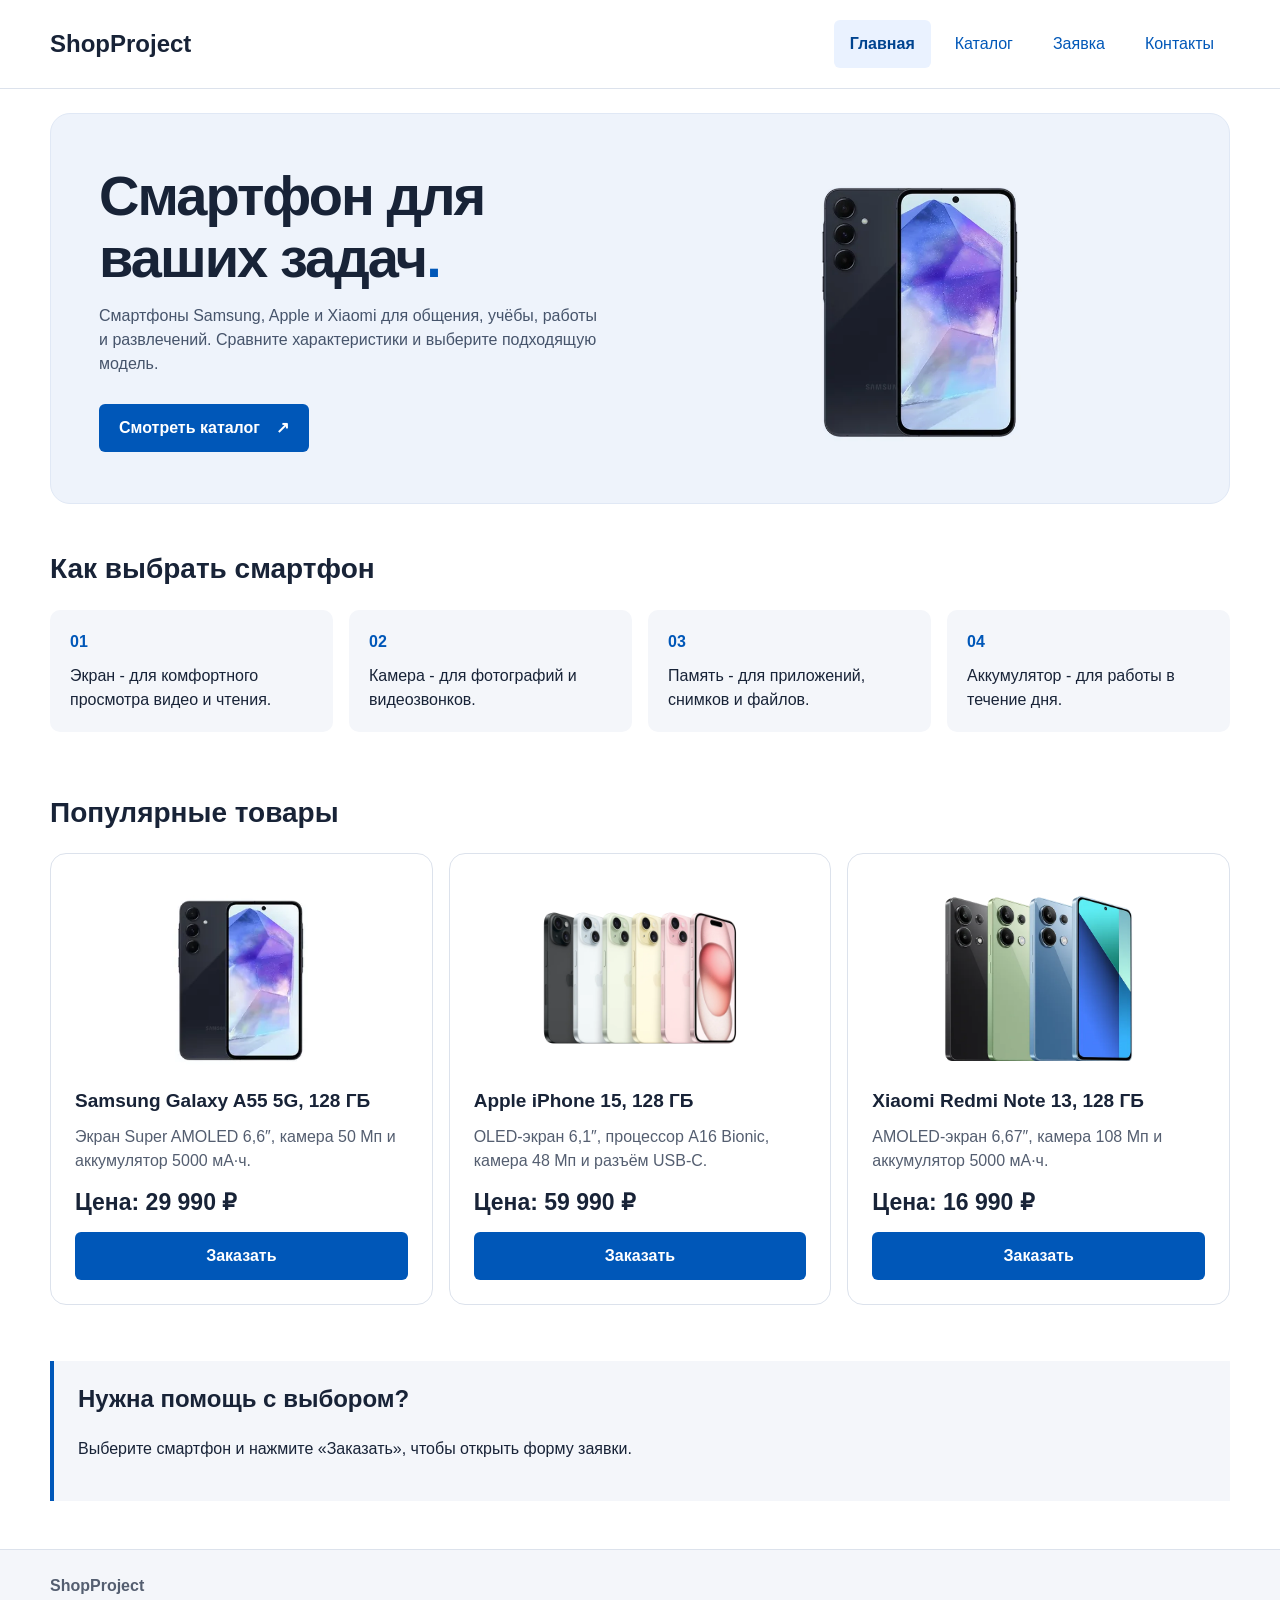
<file: index.html>
<!DOCTYPE html><html lang="ru"><head><meta charset="UTF-8"><meta name="viewport" content="width=device-width, initial-scale=1.0"><meta name="description" content="Смартфон для ваших задач. Учебный каталог смартфонов ShopProject."><title>Смартфон для ваших задач — ShopProject</title><link rel="stylesheet" href="css/style.css"><link rel="stylesheet" href="css/responsive.css"><script src="js/main.js" defer></script></head><body><a class="skip-link" href="#main-content">Перейти к содержимому</a><header><div class="site-header"><a class="site-logo" href="index.html">ShopProject</a><nav class="site-nav" id="site-nav" aria-label="Основная навигация"><ul class="site-nav__list"><li><a href="index.html" aria-current="page">Главная</a></li><li><a href="catalog.html" >Каталог</a></li><li><a href="order.html" >Заявка</a></li><li><a href="contacts.html" >Контакты</a></li></ul></nav></div></header><main id="main-content" class="main" tabindex="-1">
    <section class="hero"><div class="hero__content">
      <h1 class="hero__title">Смартфон для<br>ваших задач<span class="accent">.</span></h1>
      <p>
        Смартфоны Samsung, Apple и Xiaomi для общения, учёбы, работы и развлечений.
        Сравните характеристики и выберите подходящую модель.
      </p>
      <a class="button" href="catalog.html">Смотреть каталог <span aria-hidden="true">↗</span></a></div><picture class="hero-picture"><source media="(min-width: 768px)" srcset="images/galaxy-a55-960.webp"><img class="hero__image" src="images/galaxy-a55-480.webp" alt="Samsung Galaxy A55: экран и задняя панель" width="960" height="541" fetchpriority="high"></picture>
    </section>

    <section class="section" id="advantages">
      <h2>Как выбрать смартфон</h2>

      <ul class="advantages-list">
        <li>Экран - для комфортного просмотра видео и чтения.</li>
        <li>Камера - для фотографий и видеозвонков.</li>
        <li>Память - для приложений, снимков и файлов.</li>
        <li>Аккумулятор - для работы в течение дня.</li>
      </ul>
    </section>

    <section class="section" id="popular">
      <h2>Популярные товары</h2>

      <div class="products-grid">
        <article class="product-card" id="galaxy-a55">
          <img class="product-card__image" src="images/galaxy-a55-960.webp" srcset="images/galaxy-a55-480.webp 480w, images/galaxy-a55-960.webp 960w" sizes="(min-width: 1024px) 30vw, (min-width: 768px) 45vw, 90vw" alt="Samsung Galaxy A55 5G: вид спереди и сзади" width="1000" height="564" loading="lazy">
          <h3>Samsung Galaxy A55 5G, 128 ГБ</h3>
          <p>Экран Super AMOLED 6,6″, камера 50 Мп и аккумулятор 5000 мА·ч.</p>
          <p class="product-card__price">Цена: 29 990 ₽</p>
          <button class="button product-card__button" type="button" data-product="Samsung Galaxy A55 5G, 128 ГБ">
            Заказать
          </button>
        </article>

        <article class="product-card" id="iphone-15">
          <img class="product-card__image" src="images/iphone-15-960.webp" alt="Apple iPhone 15 в разных цветах" width="1000" height="1000" loading="lazy">
          <h3>Apple iPhone 15, 128 ГБ</h3>
          <p>OLED-экран 6,1″, процессор A16 Bionic, камера 48 Мп и разъём USB-C.</p>
          <p class="product-card__price">Цена: 59 990 ₽</p>
          <button class="button product-card__button" type="button" data-product="Apple iPhone 15, 128 ГБ">
            Заказать
          </button>
        </article>

        <article class="product-card" id="redmi-note-13">
          <img class="product-card__image" src="images/redmi-note-13-960.webp" alt="Xiaomi Redmi Note 13 в разных цветах" width="1200" height="600" loading="lazy">
          <h3>Xiaomi Redmi Note 13, 128 ГБ</h3>
          <p>AMOLED-экран 6,67″, камера 108 Мп и аккумулятор 5000 мА·ч.</p>
          <p class="product-card__price">Цена: 16 990 ₽</p>
          <button class="button product-card__button" type="button" data-product="Xiaomi Redmi Note 13, 128 ГБ">
            Заказать
          </button>
        </article>
      </div>
    </section>


    <aside class="aside-info">
      <h2>Нужна помощь с выбором?</h2>
      <p>
        Выберите смартфон и нажмите «Заказать», чтобы открыть форму заявки.
      </p>
    </aside>


  </main><footer id="contacts"><div class="footer-inner"><p><strong>ShopProject</strong></p></div></footer><dialog class="order-dialog" id="order-dialog" aria-labelledby="order-dialog-title"><h2 id="order-dialog-title" tabindex="-1">Оформление заявки</h2><p id="order-product-name"></p><form class="order-form" id="order-form" action="#" method="post" novalidate data-order-form>
      <input id="selected-product" name="selected-product" type="hidden">

      <div class="form-field">
        <label for="order-name">Имя</label>
        <input
          id="order-name"
          name="name"
          type="text"
          placeholder="Введите ваше имя"
          minlength="2"
          autocomplete="given-name"
          required
        >
      </div>

      <div class="form-field">
        <label for="order-email">E-mail</label>
        <input
          id="order-email"
          name="email"
          type="email"
          placeholder="example@mail.ru"
          autocomplete="email"
          required
        >
      </div>

      <div class="form-field">
        <label for="order-phone">Телефон</label>
        <input
          id="order-phone"
          name="phone"
          type="tel"
          inputmode="tel"
          placeholder="+7 (900) 000-00-00"
          pattern="[+0-9\(\) \-]{10,22}" autocomplete="tel" aria-describedby="phone-hint"
          required
        >
        <small id="phone-hint">Например: +7 (900) 000-00-00 или +79000000000</small>
      </div>

      <div class="form-field">
        <label for="order-date">Дата связи</label>
        <input
          id="order-date"
          name="date"
          type="date"
        >
      </div>

      <div class="form-field">
        <label for="order-topic">Тема заявки</label>
        <select id="order-topic" name="topic" required>
          <option value="">Выберите тему</option>
          <option value="product">Заказ товара</option>
          <option value="consultation">Консультация</option>
          <option value="delivery">Доставка</option>
        </select>
      </div>

      <div class="form-field form-field--wide">
        <label for="order-comment">Комментарий</label>
        <textarea
          id="order-comment"
          name="comment"
          rows="4"
          placeholder="Укажите дополнительную информацию"
        ></textarea>
      </div>

      <div class="form-field form-field--checkbox">
        <label>
          <input
            id="order-agreement"
            name="agreement"
            type="checkbox"
            required
          >
          Я согласен на обработку данных в этой учебной форме
        </label>
      </div>

      <p class="form-note">Обязательные поля: имя, e-mail, телефон, тема и согласие.</p><p class="form-status" role="status"></p><div class="form-actions">
        <button type="button" class="button button--secondary" id="close-order-dialog">Закрыть</button>
        <button class="button" type="submit">Отправить заявку</button>
      </div>
    </form></dialog><p class="success-message" id="success-message" role="status"></p></body></html>
</file>
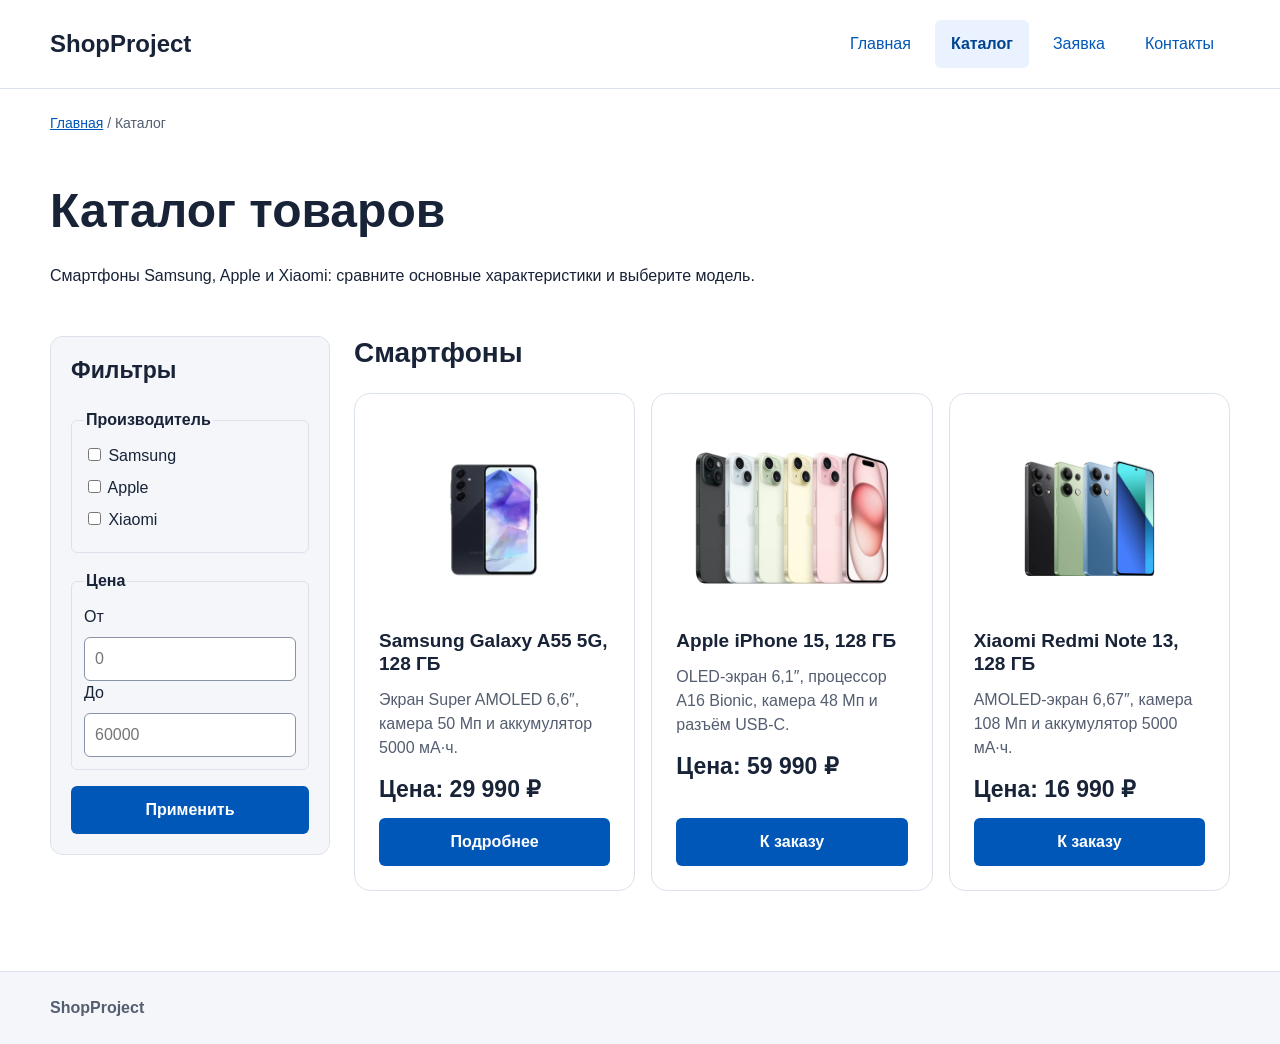
<file: catalog.html>
<!DOCTYPE html><html lang="ru"><head><meta charset="UTF-8"><meta name="viewport" content="width=device-width, initial-scale=1.0"><meta name="description" content="Каталог смартфонов. Учебный каталог смартфонов ShopProject."><title>Каталог смартфонов — ShopProject</title><link rel="stylesheet" href="css/style.css"><link rel="stylesheet" href="css/responsive.css"><script src="js/main.js" defer></script></head><body><a class="skip-link" href="#main-content">Перейти к содержимому</a><header><div class="site-header"><a class="site-logo" href="index.html">ShopProject</a><nav class="site-nav" id="site-nav" aria-label="Основная навигация"><ul class="site-nav__list"><li><a href="index.html" >Главная</a></li><li><a href="catalog.html" aria-current="page">Каталог</a></li><li><a href="order.html" >Заявка</a></li><li><a href="contacts.html" >Контакты</a></li></ul></nav></div></header><main id="main-content" class="main" tabindex="-1">
    <nav class="breadcrumbs" aria-label="Хлебные крошки">
      <a href="index.html">Главная</a>
      <span>Каталог</span>
    </nav>

    <section class="section">
      <h1>Каталог товаров</h1>
      <p>
        Смартфоны Samsung, Apple и Xiaomi: сравните основные характеристики и выберите модель.
      </p>
    </section>

    <div class="catalog-layout">
      <aside class="catalog-filters">
        <h2>Фильтры</h2>

        <form class="filters-form" action="#" method="get">
          <fieldset><legend>Производитель</legend><label><input type="checkbox" name="brand" value="Samsung"> Samsung</label><label><input type="checkbox" name="brand" value="Apple"> Apple</label><label><input type="checkbox" name="brand" value="Xiaomi"> Xiaomi</label></fieldset>

          <fieldset>
            <legend>Цена</legend>

            <label for="price-from">От</label>
            <input id="price-from" name="price-from" type="number" min="0" placeholder="0">

            <label for="price-to">До</label>
            <input id="price-to" name="price-to" type="number" min="0" placeholder="60000">
          </fieldset>

          <button class="button" type="submit">Применить</button>
        </form>
      </aside>

      <section class="catalog-products">
        <h2>Смартфоны</h2>

        <div class="products-grid">
          <article class="product-card">
            <img class="product-card__image" src="images/galaxy-a55-960.webp" srcset="images/galaxy-a55-480.webp 480w, images/galaxy-a55-960.webp 960w" sizes="(min-width: 1024px) 30vw, (min-width: 768px) 45vw, 90vw" alt="Samsung Galaxy A55 5G: вид спереди и сзади" width="1000" height="564" loading="lazy">
            <h3>Samsung Galaxy A55 5G, 128 ГБ</h3>
            <p>Экран Super AMOLED 6,6″, камера 50 Мп и аккумулятор 5000 мА·ч.</p>
            <p class="product-card__price">Цена: 29 990 ₽</p>
            <a class="button" href="product.html">Подробнее</a>
          </article>

          <article class="product-card">
            <img class="product-card__image" src="images/iphone-15-960.webp" alt="Apple iPhone 15 в разных цветах" width="1000" height="1000" loading="lazy">
            <h3>Apple iPhone 15, 128 ГБ</h3>
            <p>OLED-экран 6,1″, процессор A16 Bionic, камера 48 Мп и разъём USB-C.</p>
            <p class="product-card__price">Цена: 59 990 ₽</p>
            <a class="button" href="index.html#iphone-15">К заказу</a>
          </article>

          <article class="product-card">
            <img class="product-card__image" src="images/redmi-note-13-960.webp" alt="Xiaomi Redmi Note 13 в разных цветах" width="1200" height="600" loading="lazy">
            <h3>Xiaomi Redmi Note 13, 128 ГБ</h3>
            <p>AMOLED-экран 6,67″, камера 108 Мп и аккумулятор 5000 мА·ч.</p>
            <p class="product-card__price">Цена: 16 990 ₽</p>
            <a class="button" href="index.html#redmi-note-13">К заказу</a>
          </article>
        </div>
      </section>
    </div></main><footer id="contacts"><div class="footer-inner"><p><strong>ShopProject</strong></p></div></footer></body></html>
</file>
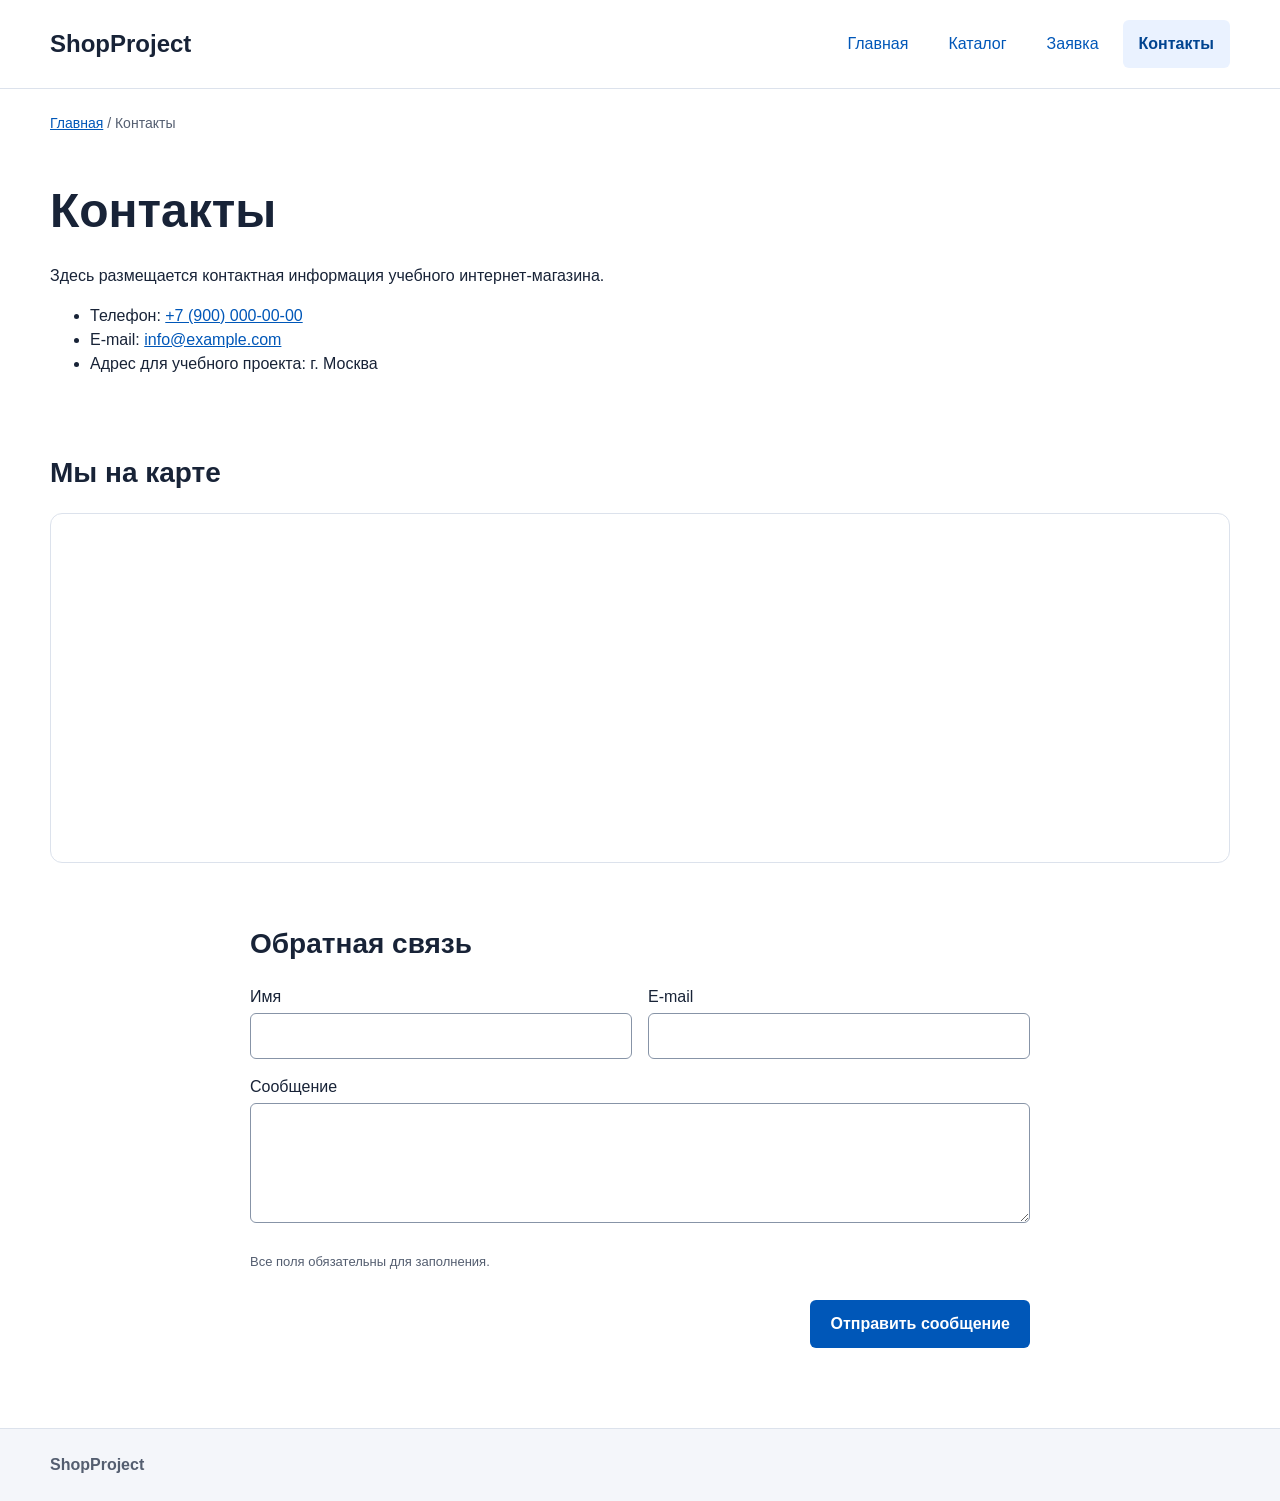
<file: contacts.html>
<!DOCTYPE html><html lang="ru"><head><meta charset="UTF-8"><meta name="viewport" content="width=device-width, initial-scale=1.0"><meta name="description" content="Контакты. Учебный каталог смартфонов ShopProject."><title>Контакты — ShopProject</title><link rel="stylesheet" href="css/style.css"><link rel="stylesheet" href="css/responsive.css"><script src="js/main.js" defer></script></head><body><a class="skip-link" href="#main-content">Перейти к содержимому</a><header><div class="site-header"><a class="site-logo" href="index.html">ShopProject</a><nav class="site-nav" id="site-nav" aria-label="Основная навигация"><ul class="site-nav__list"><li><a href="index.html" >Главная</a></li><li><a href="catalog.html" >Каталог</a></li><li><a href="order.html" >Заявка</a></li><li><a href="contacts.html" aria-current="page">Контакты</a></li></ul></nav></div></header><main id="main-content" class="main" tabindex="-1">
    <nav class="breadcrumbs" aria-label="Хлебные крошки">
      <a href="index.html">Главная</a>
      <span>Контакты</span>
    </nav>

    <section class="section">
      <h1>Контакты</h1>
      <p>
        Здесь размещается контактная информация учебного интернет-магазина.
      </p>

      <ul>
        <li>Телефон: <a href="tel:+79000000000">+7 (900) 000-00-00</a></li>
        <li>E-mail: <a href="mailto:info@example.com">info@example.com</a></li>
        <li>Адрес для учебного проекта: г. Москва</li>
      </ul>
    </section>

    <section class="section">
      <h2>Мы на карте</h2>
      <iframe
        class="contacts-map"
        title="Карта Москвы"
        src="https://www.openstreetmap.org/export/embed.html?bbox=37.6180%2C55.7470%2C37.6370%2C55.7570&amp;layer=mapnik&amp;marker=55.7520%2C37.6275"
        width="1100"
        height="400"
        loading="lazy"
      ></iframe> 
    </section>

    <section class="section order-section" id="feedback"><h2>Обратная связь</h2><form class="order-form" data-order-form action="#" method="post" novalidate><div class="form-field"><label for="feedback-name">Имя</label><input id="feedback-name" name="name" type="text" minlength="2" autocomplete="given-name" required></div><div class="form-field"><label for="feedback-email">E-mail</label><input id="feedback-email" name="email" type="email" autocomplete="email" required></div><div class="form-field"><label for="feedback-message">Сообщение</label><textarea id="feedback-message" name="message" rows="4" required></textarea></div><p class="form-note">Все поля обязательны для заполнения.</p><p class="form-status" role="status"></p><div class="form-actions"><button class="button" type="submit">Отправить сообщение</button></div></form></section>
  </main><footer id="contacts"><div class="footer-inner"><p><strong>ShopProject</strong></p></div></footer></body></html>
</file>
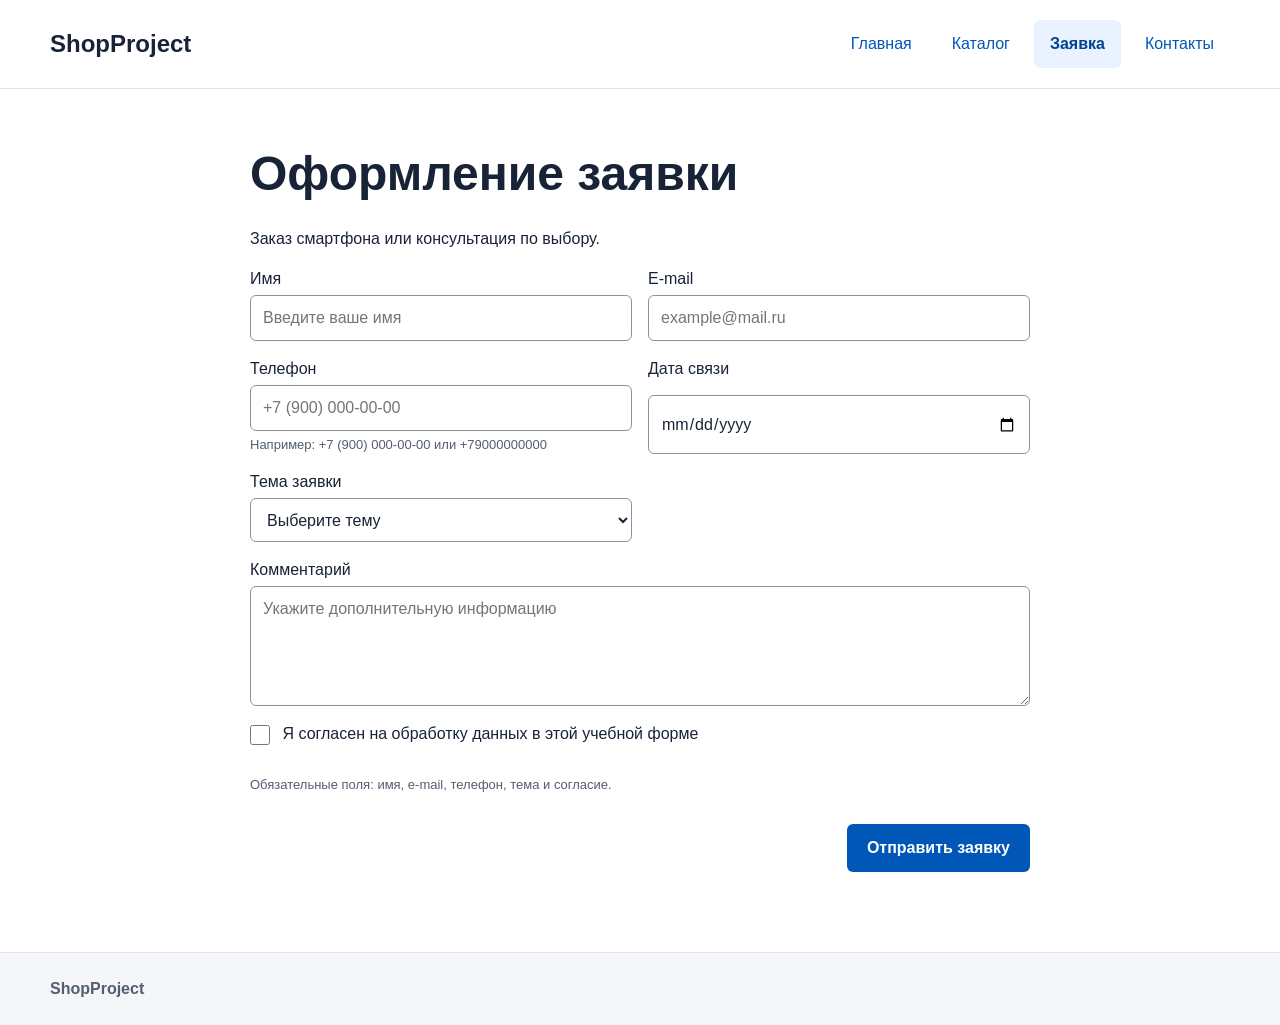
<file: order.html>
<!DOCTYPE html><html lang="ru"><head><meta charset="UTF-8"><meta name="viewport" content="width=device-width, initial-scale=1.0"><meta name="description" content="Оформление заявки. Учебный каталог смартфонов ShopProject."><title>Оформление заявки — ShopProject</title><link rel="stylesheet" href="css/style.css"><link rel="stylesheet" href="css/responsive.css"><script src="js/main.js" defer></script></head><body><a class="skip-link" href="#main-content">Перейти к содержимому</a><header><div class="site-header"><a class="site-logo" href="index.html">ShopProject</a><nav class="site-nav" id="site-nav" aria-label="Основная навигация"><ul class="site-nav__list"><li><a href="index.html" >Главная</a></li><li><a href="catalog.html" >Каталог</a></li><li><a href="order.html" aria-current="page">Заявка</a></li><li><a href="contacts.html" >Контакты</a></li></ul></nav></div></header><main id="main-content" class="main" tabindex="-1"><section class="section order-section"><h1>Оформление заявки</h1><p id="order-product-name">Заказ смартфона или консультация по выбору.</p><form class="order-form" id="order-form" action="#" method="post" novalidate data-order-form>
      <input id="selected-product" name="selected-product" type="hidden">

      <div class="form-field">
        <label for="order-name">Имя</label>
        <input
          id="order-name"
          name="name"
          type="text"
          placeholder="Введите ваше имя"
          minlength="2"
          autocomplete="given-name"
          required
        >
      </div>

      <div class="form-field">
        <label for="order-email">E-mail</label>
        <input
          id="order-email"
          name="email"
          type="email"
          placeholder="example@mail.ru"
          autocomplete="email"
          required
        >
      </div>

      <div class="form-field">
        <label for="order-phone">Телефон</label>
        <input
          id="order-phone"
          name="phone"
          type="tel"
          inputmode="tel"
          placeholder="+7 (900) 000-00-00"
          pattern="[+0-9\(\) \-]{10,22}" autocomplete="tel" aria-describedby="phone-hint"
          required
        >
        <small id="phone-hint">Например: +7 (900) 000-00-00 или +79000000000</small>
      </div>

      <div class="form-field">
        <label for="order-date">Дата связи</label>
        <input
          id="order-date"
          name="date"
          type="date"
        >
      </div>

      <div class="form-field">
        <label for="order-topic">Тема заявки</label>
        <select id="order-topic" name="topic" required>
          <option value="">Выберите тему</option>
          <option value="product">Заказ товара</option>
          <option value="consultation">Консультация</option>
          <option value="delivery">Доставка</option>
        </select>
      </div>

      <div class="form-field form-field--wide">
        <label for="order-comment">Комментарий</label>
        <textarea
          id="order-comment"
          name="comment"
          rows="4"
          placeholder="Укажите дополнительную информацию"
        ></textarea>
      </div>

      <div class="form-field form-field--checkbox">
        <label>
          <input
            id="order-agreement"
            name="agreement"
            type="checkbox"
            required
          >
          Я согласен на обработку данных в этой учебной форме
        </label>
      </div>

      <p class="form-note">Обязательные поля: имя, e-mail, телефон, тема и согласие.</p><p class="form-status" role="status"></p><div class="form-actions">
        
        <button class="button" type="submit">Отправить заявку</button>
      </div>
    </form></section></main><footer id="contacts"><div class="footer-inner"><p><strong>ShopProject</strong></p></div></footer></body></html>
</file>
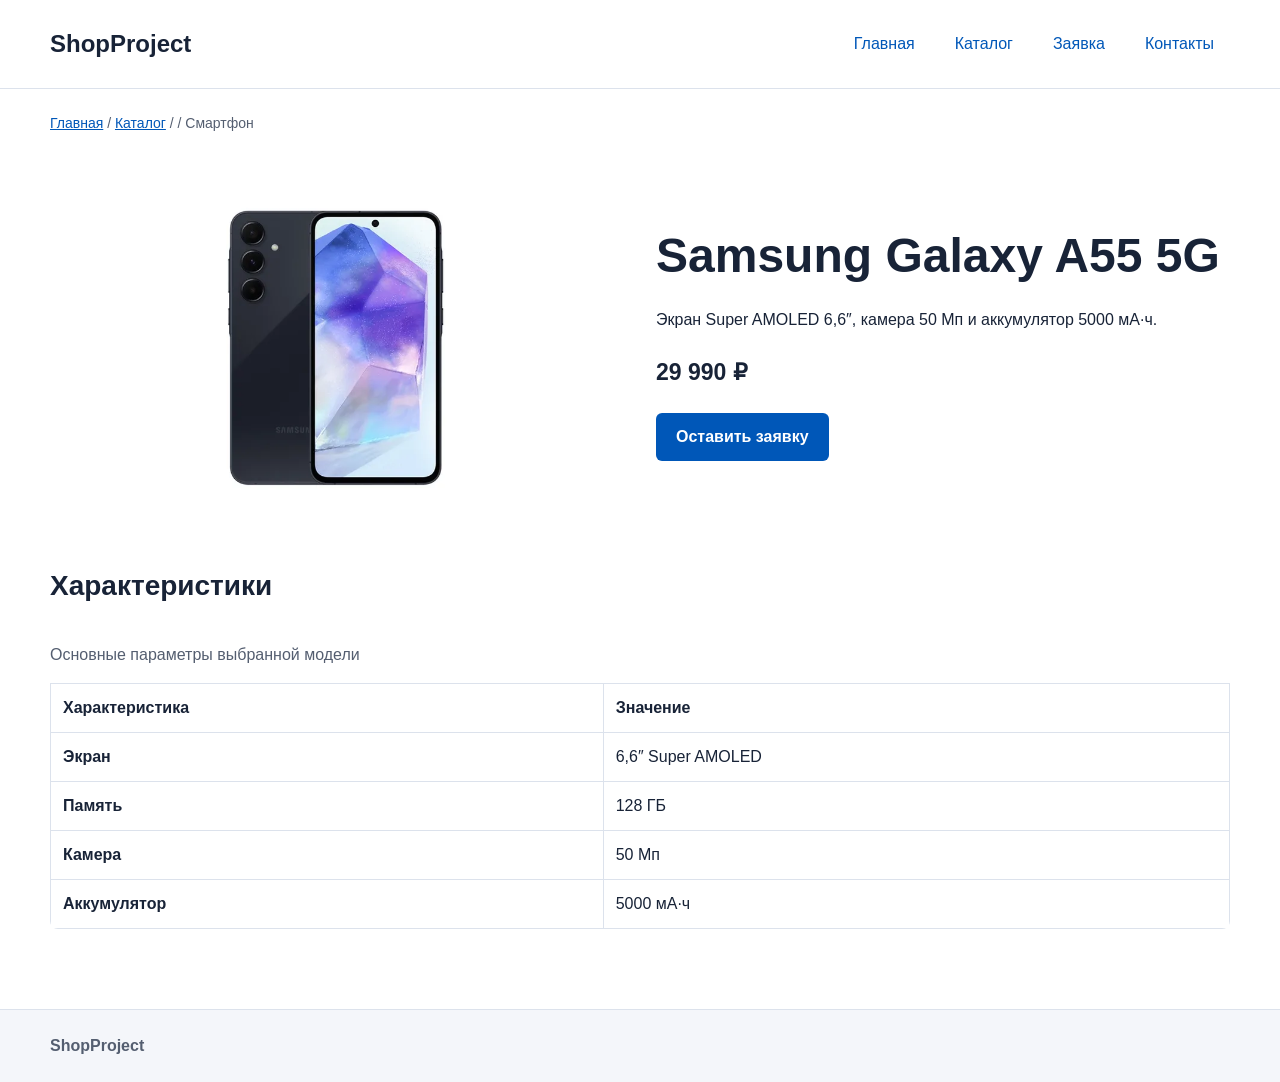
<file: product.html>
<!DOCTYPE html><html lang="ru"><head><meta charset="UTF-8"><meta name="viewport" content="width=device-width, initial-scale=1.0"><meta name="description" content="Характеристики смартфона. Учебный каталог смартфонов ShopProject."><title>Характеристики смартфона — ShopProject</title><link rel="stylesheet" href="css/style.css"><link rel="stylesheet" href="css/responsive.css"><script src="js/main.js" defer></script></head><body><a class="skip-link" href="#main-content">Перейти к содержимому</a><header><div class="site-header"><a class="site-logo" href="index.html">ShopProject</a><nav class="site-nav" id="site-nav" aria-label="Основная навигация"><ul class="site-nav__list"><li><a href="index.html" >Главная</a></li><li><a href="catalog.html" >Каталог</a></li><li><a href="order.html" >Заявка</a></li><li><a href="contacts.html" >Контакты</a></li></ul></nav></div></header><main id="main-content" class="main" tabindex="-1"><nav class="breadcrumbs" aria-label="Хлебные крошки"><a href="index.html">Главная</a> / <a href="catalog.html">Каталог</a> / <span>Смартфон</span></nav><section class="section product-detail"><div><picture><source type="image/webp" srcset="images/galaxy-a55-480.webp 480w, images/galaxy-a55-960.webp 960w" sizes="(min-width: 768px) 50vw, 100vw"><img id="detail-image" src="images/galaxy-a55-960.webp" alt="Samsung Galaxy A55: вид спереди и сзади" width="1000" height="564"></picture></div><div><h1 id="detail-title">Samsung Galaxy A55 5G</h1><p id="detail-description">Экран Super AMOLED 6,6″, камера 50 Мп и аккумулятор 5000 мА·ч.</p><p class="product-card__price" id="detail-price">29 990 ₽</p><button class="button product-card__button" data-product="Samsung Galaxy A55 5G, 128 ГБ" type="button">Оставить заявку</button></div></section><section class="section"><h2>Характеристики</h2><div class="table-wrapper" tabindex="0" role="region" aria-label="Характеристики смартфона"><table class="product-table"><caption>Основные параметры выбранной модели</caption><thead><tr><th scope="col">Характеристика</th><th scope="col">Значение</th></tr></thead><tbody id="specs"><tr><th scope="row">Экран</th><td>6,6″ Super AMOLED</td></tr><tr><th scope="row">Память</th><td>128 ГБ</td></tr><tr><th scope="row">Камера</th><td>50 Мп</td></tr><tr><th scope="row">Аккумулятор</th><td>5000 мА·ч</td></tr></tbody></table></div></section></main><footer id="contacts"><div class="footer-inner"><p><strong>ShopProject</strong></p></div></footer><dialog class="order-dialog" id="order-dialog" aria-labelledby="order-dialog-title"><h2 id="order-dialog-title" tabindex="-1">Оформление заявки</h2><p id="order-product-name"></p><form class="order-form" id="order-form" action="#" method="post" novalidate data-order-form>
      <input id="selected-product" name="selected-product" type="hidden">

      <div class="form-field">
        <label for="order-name">Имя</label>
        <input
          id="order-name"
          name="name"
          type="text"
          placeholder="Введите ваше имя"
          minlength="2"
          autocomplete="given-name"
          required
        >
      </div>

      <div class="form-field">
        <label for="order-email">E-mail</label>
        <input
          id="order-email"
          name="email"
          type="email"
          placeholder="example@mail.ru"
          autocomplete="email"
          required
        >
      </div>

      <div class="form-field">
        <label for="order-phone">Телефон</label>
        <input
          id="order-phone"
          name="phone"
          type="tel"
          inputmode="tel"
          placeholder="+7 (900) 000-00-00"
          pattern="[+0-9\(\) \-]{10,22}" autocomplete="tel" aria-describedby="phone-hint"
          required
        >
        <small id="phone-hint">Например: +7 (900) 000-00-00 или +79000000000</small>
      </div>

      <div class="form-field">
        <label for="order-date">Дата связи</label>
        <input
          id="order-date"
          name="date"
          type="date"
        >
      </div>

      <div class="form-field">
        <label for="order-topic">Тема заявки</label>
        <select id="order-topic" name="topic" required>
          <option value="">Выберите тему</option>
          <option value="product">Заказ товара</option>
          <option value="consultation">Консультация</option>
          <option value="delivery">Доставка</option>
        </select>
      </div>

      <div class="form-field form-field--wide">
        <label for="order-comment">Комментарий</label>
        <textarea
          id="order-comment"
          name="comment"
          rows="4"
          placeholder="Укажите дополнительную информацию"
        ></textarea>
      </div>

      <div class="form-field form-field--checkbox">
        <label>
          <input
            id="order-agreement"
            name="agreement"
            type="checkbox"
            required
          >
          Я согласен на обработку данных в этой учебной форме
        </label>
      </div>

      <p class="form-note">Обязательные поля: имя, e-mail, телефон, тема и согласие.</p><p class="form-status" role="status"></p><div class="form-actions">
        <button type="button" class="button button--secondary" id="close-order-dialog">Закрыть</button>
        <button class="button" type="submit">Отправить заявку</button>
      </div>
    </form></dialog><p class="success-message" id="success-message" role="status"></p></body></html>
</file>
<file: css/style.css>
/* Переменные */
:root {
  --color-bg: #ffffff;
  --color-text: #182337;
  --color-muted: #545e70;
  --color-primary: #0057b8;
  --color-primary-dark: #003f86;
  --color-border: #dce2ec;
  --color-surface: #f4f6fa;
  --color-surface-accent: #eef3fb;
  --color-danger: #b00020;
  --color-success: #16702a;
  --color-success-bg: #eefaf0;
  --color-white: #ffffff;
  --space-xs: 4px;
  --space-sm: 8px;
  --space-md: 16px;
  --space-lg: 24px;
  --space-xl: 32px;
  --radius-sm: 6px;
  --radius-md: 8px;
  --radius-lg: 16px;
  --container-width: 1180px;
}

/* Общие стили */
* {
  box-sizing: border-box;
}

html {
  min-height: 100%;
}

body {
  margin: 0;
  font-family: Arial, sans-serif;
  line-height: 1.5;
  color: var(--color-text);
  background: var(--color-bg);
  min-height: 100vh;
  display: flex;
  flex-direction: column;
}

button,
input,
select,
textarea {
  font: inherit;
}

a {
  color: var(--color-primary);
}

a:hover {
  color: var(--color-primary-dark);
}

p {
  overflow-wrap: anywhere;
}

h1,
h2,
h3 {
  line-height: 1.2;
}

h1 {
  font-size: clamp(28px, 5vw, 48px);
  margin: 0 0 24px;
}

h2 {
  font-size: 28px;
  margin: 0 0 24px;
}

h3 {
  font-size: 19px;
}

[hidden] {
  display: none !important;
}

:focus-visible {
  outline: 3px solid var(--color-primary);
  outline-offset: 3px;
}

body > header,
body > footer {
  flex-shrink: 0;
}

/* Шапка и навигация */
header {
  padding: 20px 16px;
  border-bottom: 1px solid var(--color-border);
}

.site-header {
  max-width: var(--container-width);
  margin: auto;
  display: flex;
  flex-wrap: wrap;
  align-items: center;
  justify-content: space-between;
  gap: 16px;
}

.site-logo {
  font-size: 24px;
  font-weight: 700;
  text-decoration: none;
  color: var(--color-text);
}

.site-nav__list li {
  list-style: none;
}

.site-nav__list a {
  text-decoration: none;
  border-radius: var(--radius-sm);
}

.site-nav__list a:hover,
.site-nav__list a[aria-current="page"] {
  background: #eaf2ff;
  color: #004490;
}

.site-nav__list a[aria-current="page"] {
  font-weight: 700;
}

.skip-link {
  position: absolute;
  left: 16px;
  top: -100px;
  z-index: 1000;
  padding: 8px 12px;
  color: #ffffff;
  background-color: #111111;
  border-radius: 6px;
  text-decoration: none;
}

.skip-link:focus,
.skip-link:focus-visible {
  top: 16px;
}

/* Основное содержимое */
main.main {
  max-width: var(--container-width);
  padding: 24px 0 48px;
  min-height: 65vh;
}

body > main.main {
  flex: 1 0 auto;
}

.main .section {
  width: 100%;
  margin: 0;
  padding-block: 32px;
}

.hero {
  padding: clamp(24px, 4vw, 48px);
  border: 1px solid #e0e8f5;
  border-radius: 20px;
  background: var(--color-surface-accent);
  margin-bottom: 16px;
}

.hero__content {
  min-width: 0;
}

.hero__content h1 {
  margin: 0;
  letter-spacing: -.035em;
}

.hero__content p {
  color: #46546b;
  margin: 0 0 12px;
  max-width: 510px;
}

.hero__content .button {
  justify-self: start;
}

.hero-picture {
  display: block;
  min-width: 0;
  mix-blend-mode: multiply;
}

.hero-picture .hero__image {
  display: block;
  height: auto;
  object-fit: contain;
}

.accent {
  color: var(--color-primary);
}

/* Преимущества */
.advantages-list {
  display: grid;
  grid-template-columns: repeat(auto-fit, minmax(min(100%, 220px), 1fr));
  gap: 16px;
  list-style: none;
  padding: 0;
  margin: 0;
  counter-reset: advantage;
}

.advantages-list li {
  padding: 20px;
  border-radius: 10px;
  background: var(--color-surface);
  counter-increment: advantage;
}

.advantages-list li::before {
  content: counter(advantage, decimal-leading-zero);
  display: block;
  margin-bottom: 10px;
  color: var(--color-primary);
  font-weight: 700;
}

.aside-info {
  padding: 24px;
  margin-top: 24px;
  background: var(--color-surface);
  border-left: 4px solid var(--color-primary);
}

.aside-info h2 {
  font-size: 24px;
}

/* Кнопки */
.button {
  display: inline-flex;
  justify-content: center;
  align-items: center;
  gap: 16px;
  min-height: 44px;
  padding: 12px 20px;
  border: 0;
  border-radius: var(--radius-sm);
  background: var(--color-primary);
  color: var(--color-white);
  font-weight: 700;
  text-decoration: none;
  cursor: pointer;
}

.button:hover {
  background: var(--color-primary-dark);
  color: var(--color-white);
}

.button:disabled {
  opacity: .6;
  cursor: not-allowed;
}

.button--secondary {
  color: #18385f;
  background: #e7edf7;
  border: 1px solid #b4c4d9;
}

.button--secondary:hover {
  color: #18385f;
  background: #d7e3f4;
}

/* Карточки товаров */
.product-card {
  display: flex;
  flex-direction: column;
  gap: 12px;
  padding: 24px;
  border: 1px solid var(--color-border);
  border-radius: var(--radius-lg);
  background: var(--color-bg);
}

.product-card:hover {
  border-color: var(--color-primary);
}

.product-card h3,
.product-card p {
  margin: 0;
}

.product-card p:not(.product-card__price) {
  color: var(--color-muted);
}

.product-card img.product-card__image {
  height: 200px;
  object-fit: contain;
}

.product-card__price {
  font-weight: 700;
  font-size: 23px;
}

.product-card .button {
  margin-top: auto;
  width: 100%;
}

#popular .products-grid {
  grid-template-columns: repeat(auto-fit, minmax(min(100%, 260px), 1fr));
}

/* Каталог и фильтры */
.catalog-layout {
  margin: 0 0 32px;
}

.catalog-layout > * {
  min-width: 0;
}

.catalog-products .products-grid {
  grid-template-columns: repeat(auto-fit, minmax(min(100%, 240px), 1fr));
}

.catalog-filters {
  padding: 20px;
  border: 1px solid var(--color-border);
  border-radius: 12px;
  background: var(--color-surface);
}

.catalog-filters h2 {
  font-size: 23px;
}

.filters-form {
  display: grid;
  gap: 16px;
}

.filters-form fieldset {
  min-width: 0;
  margin: 0;
  padding: 12px;
  border: 1px solid var(--color-border);
  border-radius: var(--radius-sm);
}

.filters-form legend {
  font-weight: 700;
}

.filters-form label {
  display: block;
  margin-bottom: 8px;
}

.filters-form input[type="number"] {
  width: 100%;
  min-height: 44px;
  padding: 8px 10px;
  border: 1px solid #8794a7;
  border-radius: var(--radius-sm);
}

/* Формы и модальное окно */
.main .order-section {
  max-width: 780px;
  margin-inline: auto;
}

.form-field {
  min-width: 0;
}

.form-field label {
  display: block;
}

.form-field input,
.form-field select,
.form-field textarea {
  border: 1px solid #8794a7;
  border-radius: var(--radius-sm);
  background: #fff;
  color: var(--color-text);
}

.order-form .form-field input[type="checkbox"] {
  width: 20px;
  min-height: 20px;
  height: 20px;
  padding: 0;
  margin: 0 8px 0 0;
  vertical-align: middle;
}

.form-field:has(textarea) {
  grid-column: 1 / -1;
}

.form-field small,
.form-note {
  color: var(--color-muted);
  font-size: 13px;
}

.form-actions {
  display: flex;
  flex-wrap: wrap;
  justify-content: flex-end;
  gap: 12px;
}

.form-actions > button {
  flex: 0 1 auto;
  max-width: 100%;
}

.form-status {
  margin: 0;
}

.form-status:empty,
.success-message:empty {
  display: none;
}

.error-message {
  color: var(--color-danger);
  font-size: 13px;
}

[aria-invalid="true"] {
  border: 2px solid var(--color-danger);
}

.order-dialog {
  padding: 24px;
  border: 0;
  border-radius: var(--radius-lg);
}

body:has(dialog[open]) {
  overflow: hidden;
}

.success-message:not(:empty) {
  padding: 16px;
  margin: 24px auto;
  max-width: var(--container-width);
  border-left: 4px solid var(--color-success);
  background: var(--color-success-bg);
}

/* Страница товара и контакты */
.main .product-detail {
  display: grid;
  grid-template-columns: repeat(auto-fit, minmax(min(100%, 320px), 1fr));
  align-items: center;
  gap: 32px;
}

.product-detail > div {
  min-width: 0;
}

.product-detail img {
  display: block;
  width: 100%;
  max-height: 420px;
  object-fit: contain;
}

.table-wrapper {
  border-radius: 8px;
}

caption {
  text-align: left;
  padding: 16px 0;
  color: var(--color-muted);
}

.breadcrumbs {
  margin-bottom: 16px;
  font-size: 14px;
  color: var(--color-muted);
}

.breadcrumbs span::before {
  content: " / ";
}

.contacts-map {
  display: block;
  width: 100%;
  height: 350px;
  border: 1px solid var(--color-border);
  border-radius: 12px;
}

/* Подвал */
footer {
  padding: 24px 16px;
  background: var(--color-surface);
  border-top: 1px solid var(--color-border);
  color: var(--color-muted);
}

.footer-inner {
  max-width: var(--container-width);
  margin: auto;
}

.footer-inner p {
  margin: 0;
}
</file>
<file: css/responsive.css>
﻿*,
*::before,
*::after {
  box-sizing: border-box;
}

html {
  scroll-behavior: smooth;
}

img,
video {
  max-width: 100%;
  height: auto;
}

body {
  overflow-x: hidden;
}

.container,
.main,
.section {
  width: min(100% - 32px, 1200px);
  margin-inline: auto;
}

.section {
  padding-block: clamp(24px, 5vw, 64px);
}

.site-nav__list {
  display: flex;
  flex-direction: column;
  gap: var(--space-sm, 8px);
  padding: 0;
  margin: 0;
  list-style: none;
}

.site-nav__list a {
  display: block;
  padding: 12px 16px;
}

@media (min-width: 768px) {
  .site-nav__list {
    flex-direction: row;
    flex-wrap: wrap;
    align-items: center;
  }
}

.hero {
  display: grid;
  gap: var(--space-lg, 24px);
  align-items: center;
}

.hero__content {
  display: grid;
  gap: var(--space-md, 16px);
}

.hero__title {
  font-size: clamp(28px, 7vw, 56px);
  line-height: 1.1;
}

.hero__image {
  width: 100%;
  max-width: 520px;
  margin-inline: auto;
}

@media (min-width: 900px) {
  .hero {
    grid-template-columns: minmax(0, 1fr) minmax(320px, 520px);
  }
}

.products-grid {
  display: grid;
  grid-template-columns: 1fr;
  gap: var(--space-md, 16px);
}

.product-card {
  min-width: 0;
}

.product-card h3,
.product-card p {
  overflow-wrap: anywhere;
}

@media (min-width: 640px) {
  .products-grid {
    grid-template-columns: repeat(2, minmax(0, 1fr));
  }
}

@media (min-width: 1024px) {
  .products-grid {
    grid-template-columns: repeat(3, minmax(0, 1fr));
  }
}

@media (min-width: 1280px) {
  .products-grid {
    grid-template-columns: repeat(4, minmax(0, 1fr));
  }
}

.catalog-layout {
  display: grid;
  grid-template-columns: 1fr;
  grid-template-areas: "filters" "products";
  gap: var(--space-lg, 24px);
}

.catalog-filters {
  order: -1;
}

@media (min-width: 1024px) {
  .catalog-layout {
    grid-template-columns: 280px minmax(0, 1fr);
    grid-template-areas: "filters products";
    align-items: start;
  }

  .catalog-filters {
    position: sticky;
    top: 88px;
    order: initial;
  }
}

.product-card__image {
  display: block;
  width: 100%;
  height: auto;
  aspect-ratio: 4 / 3;
  object-fit: cover;
  border-radius: var(--radius-md, 8px);
}

.order-form {
  display: grid;
  gap: var(--space-md, 16px);
}

.form-field {
  display: grid;
  gap: var(--space-xs, 8px);
}

.form-field input,
.form-field textarea,
.form-field select {
  width: 100%;
  min-height: 44px;
  padding: 10px 12px;
  font: inherit;
}

.form-field textarea {
  min-height: 120px;
  resize: vertical;
}

@media (min-width: 768px) {
  .order-form {
    grid-template-columns: repeat(2, minmax(0, 1fr));
  }

  .form-field--wide,
  .form-field--checkbox,
  .form-note,
  .form-status,
  .form-actions {
    grid-column: 1 / -1;
  }
}

.table-wrapper {
  width: 100%;
  overflow-x: auto;
  -webkit-overflow-scrolling: touch;
}

.product-table {
  width: 100%;
  min-width: 640px;
  border-collapse: collapse;
}

.product-table th,
.product-table td {
  padding: 12px;
  border: 1px solid var(--color-border, #ddd);
  text-align: left;
}

.order-dialog {
  width: min(100% - 32px, 560px);
  max-height: calc(100vh - 32px);
  overflow: auto;
}

.order-dialog::backdrop {
  background: rgb(0 0 0 / 0.5);
}
</file>
